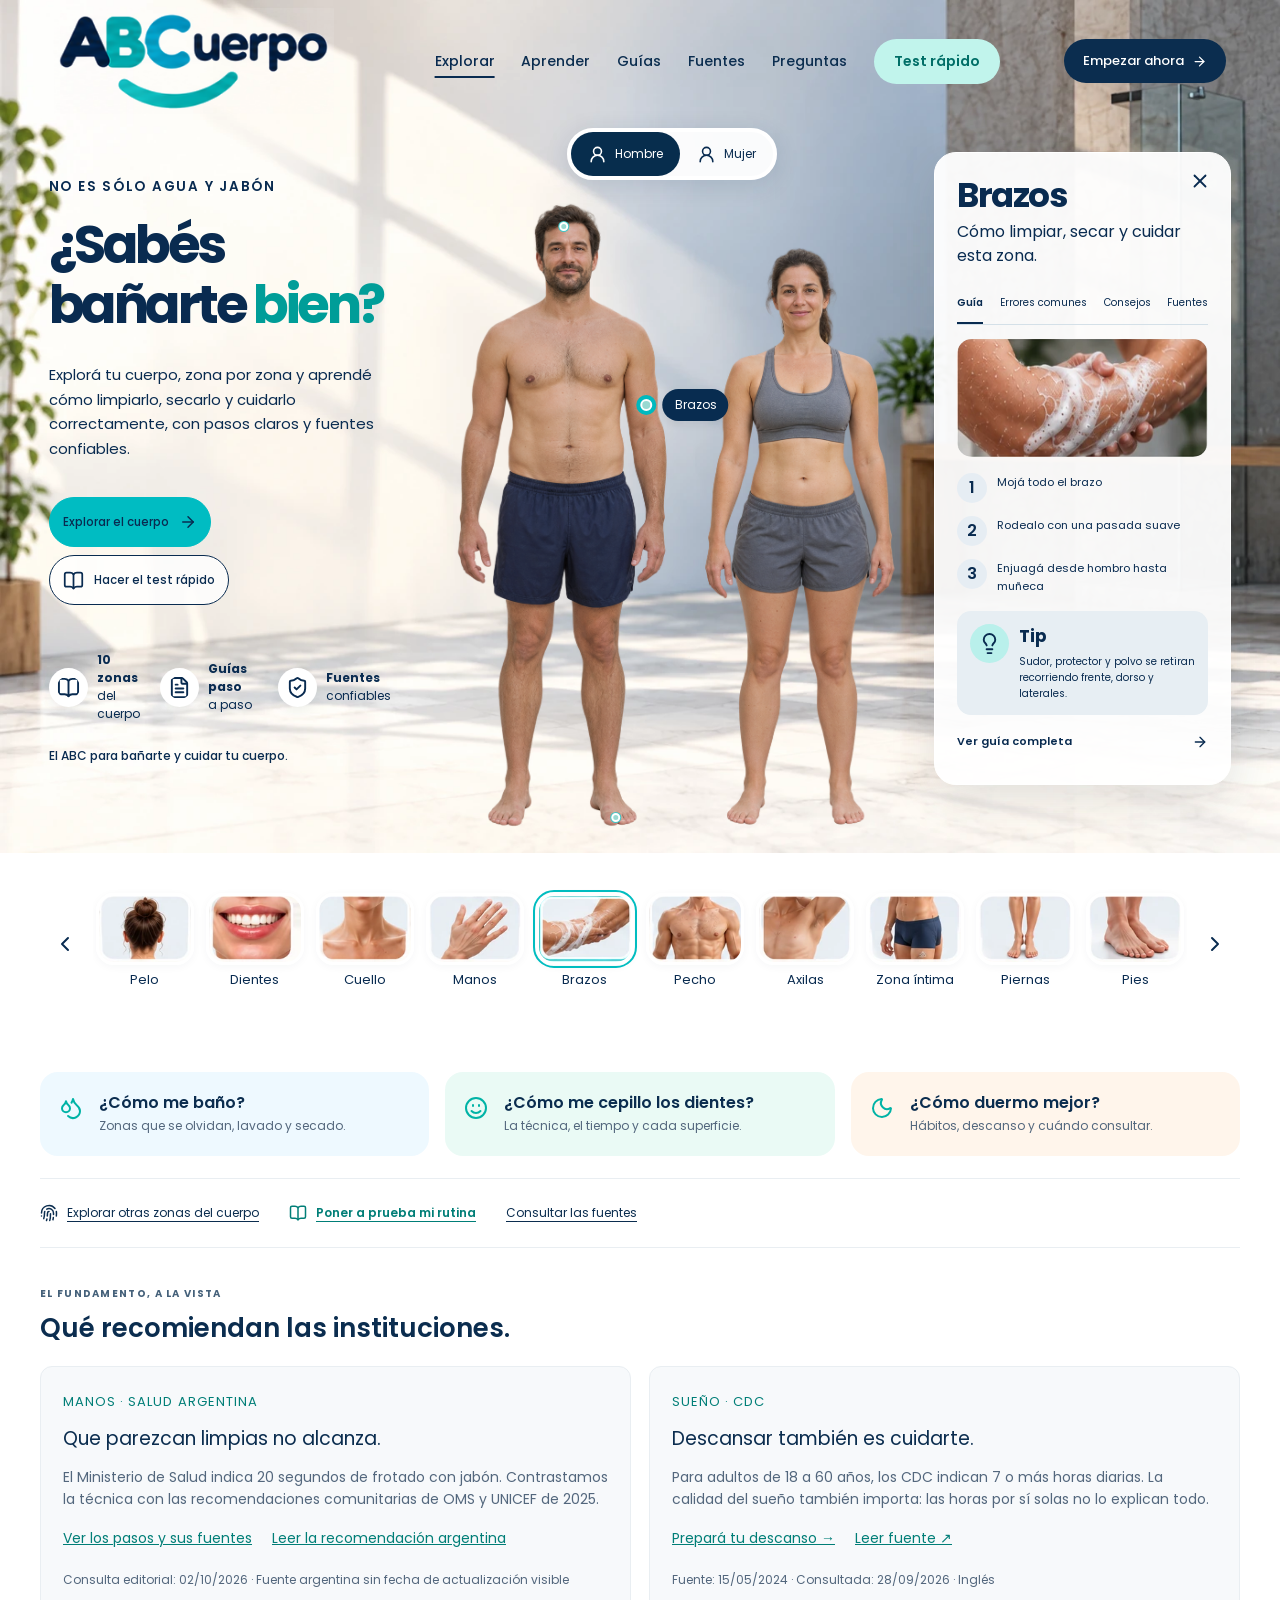
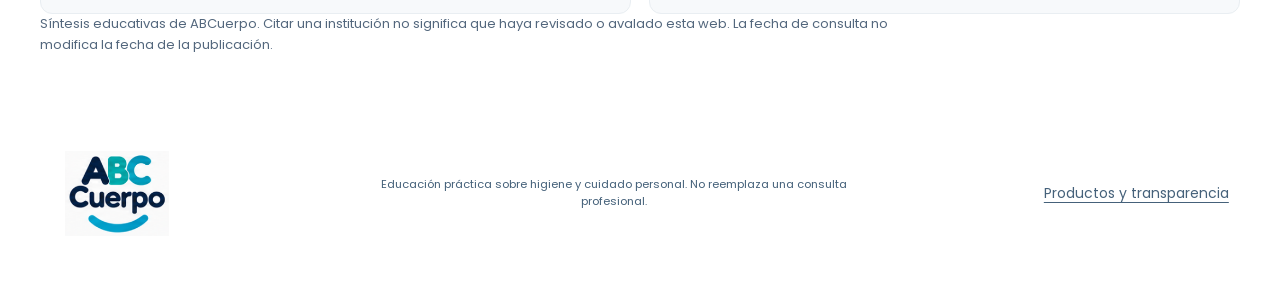
<file: index.html>
<!DOCTYPE html><html lang="es"><head><meta charSet="utf-8"/><meta name="viewport" content="width=device-width, initial-scale=1"/><link rel="stylesheet" href="/_next/static/css/index.DN5dARgW.css" data-rsc-css-href="/_next/static/css/index.DN5dARgW.css" data-precedence="vite-rsc/importer-resources"/><link rel="modulepreload" fetchPriority="low" href="/_next/static/chunks/index-vxsXoXGj.js"/><script src="/_next/static/chunks/rolldown-runtime-C60lm6uB.js" type="module" async=""></script><script src="/_next/static/chunks/framework-D_rUT4EX.js" type="module" async=""></script><link rel="modulepreload" href="/_next/static/chunks/layout-segment-context-B-GyjjyI.js" crossorigin=""/><link rel="modulepreload" href="/_next/static/chunks/page-qxgEBVP-.js" crossorigin=""/><link rel="modulepreload" href="/_next/static/chunks/demonstration-slot-BZBCIaZ1.js" crossorigin=""/><link rel="modulepreload" href="/_next/static/chunks/play-DFzAmRHS.js" crossorigin=""/><link rel="modulepreload" href="/_next/static/chunks/arrow-right-DaBKffwL.js" crossorigin=""/><link rel="modulepreload" href="/_next/static/chunks/rotate-ccw-B3SAtUeJ.js" crossorigin=""/><title>ABCuerpo — El ABC para bañarte y cuidar tu cuerpo</title><meta name="description" content="Explorá tu cuerpo y aprendé higiene personal con técnica, demostraciones y respuestas directas."/><meta name="robots" content="noindex, nofollow"/><meta property="og:title" content="ABCuerpo — El ABC para bañarte y cuidar tu cuerpo"/><meta property="og:description" content="Explorá tu cuerpo y aprendé higiene personal con técnica, demostraciones y respuestas directas."/><meta property="og:url" content="https://manual-del-cuerpo.nacho14-87.chatgpt.site"/><meta property="og:site_name" content="ABCuerpo"/><meta property="og:type" content="website"/><meta property="og:locale" content="es_AR"/><meta property="og:image" content="https://manual-del-cuerpo.nacho14-87.chatgpt.site/cover-video-poster.webp"/><meta property="og:image:width" content="1280"/><meta property="og:image:height" content="720"/><meta property="og:image:alt" content="Una persona enjuagándose las manos bajo el agua."/><meta name="twitter:card" content="summary_large_image"/><meta name="twitter:title" content="ABCuerpo — El ABC para bañarte y cuidar tu cuerpo"/><meta name="twitter:description" content="Explorá tu cuerpo y aprendé higiene personal con técnica, demostraciones y respuestas directas."/><meta name="twitter:image" content="https://manual-del-cuerpo.nacho14-87.chatgpt.site/cover-video-poster.webp"/><meta name="twitter:image:width" content="1280"/><meta name="twitter:image:height" content="720"/><meta name="twitter:image:alt" content="Una persona enjuagándose las manos bajo el agua."/><link rel="shortcut icon" href="/identity/logo-reduced.svg"/><link rel="icon" href="/identity/logo-reduced.svg"/><link rel="canonical" href="https://manual-del-cuerpo.nacho14-87.chatgpt.site"/><script>Object.assign(((self[Symbol.for("vinext.navigationRuntime")]??={bootstrap:{routeManifest:null},functions:{}}).bootstrap.rsc??={rsc:[]}),{params:{},nav:{"pathname":"/","searchParams":[]}})</script><link rel="modulepreload" href="/_next/static/chunks/index-vxsXoXGj.js" />
</head><body class="antialiased"><main class="section-site" data-screen="inicio"><header class="site-header"><a class="brand" href="#inicio" aria-label="ABCuerpo, inicio"><img class="abc-logo" src="/identity/logo-horizontal-transparent.svg" alt="ABCuerpo" width="337" height="128"/></a><nav id="main-navigation" class="nav" aria-label="Principal"><a href="#explorar">Explorar</a><a href="#datos-cuidados">Aprender</a><a href="#guias">Guías</a><a href="#fuentes">Fuentes</a><a href="#preguntas">Preguntas</a><a href="#test">Test rápido</a></nav><a class="header-cta" href="#modulos">Empezar ahora <svg xmlns="http://www.w3.org/2000/svg" width="15" height="15" viewBox="0 0 24 24" fill="none" stroke="currentColor" stroke-width="2" stroke-linecap="round" stroke-linejoin="round" class="lucide lucide-arrow-right" aria-hidden="true"><path d="M5 12h14"></path><path d="m12 5 7 7-7 7"></path></svg></a><button id="main-menu-toggle" aria-controls="main-navigation" class="menu-button" aria-expanded="false" aria-label="Abrir menú"><svg xmlns="http://www.w3.org/2000/svg" width="22" height="22" viewBox="0 0 24 24" fill="none" stroke="currentColor" stroke-width="2" stroke-linecap="round" stroke-linejoin="round" class="lucide lucide-menu" aria-hidden="true"><path d="M4 5h16"></path><path d="M4 12h16"></path><path d="M4 19h16"></path></svg></button></header><div id="inicio"><section class="hf" aria-label="Bienvenida a ABCuerpo"><div class="hf-grid"><div class="hf-copy"><p class="hf-eyebrow">NO ES SÓLO AGUA Y JABÓN</p><h1>¿Sabés<br/><span>bañarte <em>bien?</em></span></h1><p class="hf-intro">Explorá tu cuerpo, zona por zona y aprendé cómo limpiarlo, secarlo y cuidarlo correctamente, con pasos claros y fuentes confiables.</p><div class="hf-actions"><button>Explorar el cuerpo <svg xmlns="http://www.w3.org/2000/svg" width="18" height="18" viewBox="0 0 24 24" fill="none" stroke="currentColor" stroke-width="2" stroke-linecap="round" stroke-linejoin="round" class="lucide lucide-arrow-right" aria-hidden="true"><path d="M5 12h14"></path><path d="m12 5 7 7-7 7"></path></svg></button><a href="#test"><svg xmlns="http://www.w3.org/2000/svg" width="21" height="21" viewBox="0 0 24 24" fill="none" stroke="currentColor" stroke-width="2" stroke-linecap="round" stroke-linejoin="round" class="lucide lucide-book-open" aria-hidden="true"><path d="M12 5v16"></path><path d="M20.001 19A2 2 0 0022 17V5a2 2 0 00-1.999-2L16 3.002A5 5 0 0012 5a5 5 0 00-4-2H4a2 2 0 00-2 2v12a2 2 0 001.999 2H8a5 5 0 014 2 5 5 0 014-2z"></path></svg>Hacer el test rápido</a></div><div class="hf-benefits"><span><svg xmlns="http://www.w3.org/2000/svg" width="24" height="24" viewBox="0 0 24 24" fill="none" stroke="currentColor" stroke-width="2" stroke-linecap="round" stroke-linejoin="round" class="lucide lucide-book-open" aria-hidden="true"><path d="M12 5v16"></path><path d="M20.001 19A2 2 0 0022 17V5a2 2 0 00-1.999-2L16 3.002A5 5 0 0012 5a5 5 0 00-4-2H4a2 2 0 00-2 2v12a2 2 0 001.999 2H8a5 5 0 014 2 5 5 0 014-2z"></path></svg><span><b>10 zonas</b>del cuerpo</span></span><span><svg xmlns="http://www.w3.org/2000/svg" width="24" height="24" viewBox="0 0 24 24" fill="none" stroke="currentColor" stroke-width="2" stroke-linecap="round" stroke-linejoin="round" class="lucide lucide-file-text" aria-hidden="true"><path d="M6 22a2 2 0 0 1-2-2V4a2 2 0 0 1 2-2h8a2.4 2.4 0 0 1 1.704.706l3.588 3.588A2.4 2.4 0 0 1 20 8v12a2 2 0 0 1-2 2z"></path><path d="M14 2v5a1 1 0 0 0 1 1h5"></path><path d="M10 9H8"></path><path d="M16 13H8"></path><path d="M16 17H8"></path></svg><span><b>Guías paso</b>a paso</span></span><span><svg xmlns="http://www.w3.org/2000/svg" width="24" height="24" viewBox="0 0 24 24" fill="none" stroke="currentColor" stroke-width="2" stroke-linecap="round" stroke-linejoin="round" class="lucide lucide-shield-check" aria-hidden="true"><path d="M20 13c0 5-3.5 7.5-7.66 8.95a1 1 0 0 1-.67-.01C7.5 20.5 4 18 4 13V6a1 1 0 0 1 1-1c2 0 4.5-1.2 6.24-2.72a1.17 1.17 0 0 1 1.52 0C14.51 3.81 17 5 19 5a1 1 0 0 1 1 1z"></path><path d="m9 12 2 2 4-4"></path></svg><span><b>Fuentes</b>confiables</span></span></div><p class="hf-claim">El ABC para bañarte y cuidar tu cuerpo.</p></div><div class="hf-explorer" id="home-cuerpo"><div class="hf-person" role="group" aria-label="Cuerpo a explorar"><button id="home-person-man" aria-pressed="true"><svg xmlns="http://www.w3.org/2000/svg" width="19" height="19" viewBox="0 0 24 24" fill="none" stroke="currentColor" stroke-width="2" stroke-linecap="round" stroke-linejoin="round" class="lucide lucide-user-round" aria-hidden="true"><circle cx="12" cy="8" r="5"></circle><path d="M20 21a8 8 0 0 0-16 0"></path></svg>Hombre</button><button aria-pressed="false"><svg xmlns="http://www.w3.org/2000/svg" width="19" height="19" viewBox="0 0 24 24" fill="none" stroke="currentColor" stroke-width="2" stroke-linecap="round" stroke-linejoin="round" class="lucide lucide-user-round" aria-hidden="true"><circle cx="12" cy="8" r="5"></circle><path d="M20 21a8 8 0 0 0-16 0"></path></svg>Mujer</button></div><div class="hf-body-window"><div class="hf-figures hf-couple-frame" data-person="man"><img width="1127" height="1396" decoding="async" class="hf-couple-final" src="/identity/home/couple-approved.png" alt="Hombre y mujer de ABCuerpo. Elegí una zona para conocer sus cuidados."/><button data-zone="pelo" data-always="true" style="left:29%;top:5%" class="hf-hotspot " aria-label="Explorar Pelo" aria-pressed="false"><i></i><span>Pelo</span></button><button data-zone="boca" data-always="false" style="left:30%;top:12%" class="hf-hotspot " aria-label="Explorar Dientes" aria-pressed="false"><i></i><span>Dientes</span></button><button data-zone="cuello" data-always="false" style="left:30%;top:17%" class="hf-hotspot " aria-label="Explorar Cuello" aria-pressed="false"><i></i><span>Cuello</span></button><button data-zone="manos" data-always="false" style="left:12%;top:57%" class="hf-hotspot " aria-label="Explorar Manos" aria-pressed="false"><i></i><span>Manos</span></button><button data-zone="brazos" data-always="true" style="left:45%;top:33%" class="hf-hotspot " aria-label="Explorar Brazos" aria-pressed="true"><i></i><span>Brazos</span></button><button data-zone="pecho-pliegues" data-always="false" style="left:23%;top:28%" class="hf-hotspot " aria-label="Explorar Pecho" aria-pressed="false"><i></i><span>Pecho</span></button><button data-zone="axilas" data-always="false" style="left:41%;top:29%" class="hf-hotspot " aria-label="Explorar Axilas" aria-pressed="false"><i></i><span>Axilas</span></button><button data-zone="intima" data-always="false" style="left:30%;top:53%" class="hf-hotspot " aria-label="Explorar Zona íntima" aria-pressed="false"><i></i><span>Zona íntima</span></button><button data-zone="pantorrillas" data-always="false" style="left:22%;top:81%" class="hf-hotspot " aria-label="Explorar Piernas" aria-pressed="false"><i></i><span>Piernas</span></button><button data-zone="pies" data-always="true" style="left:39%;top:97.5%" class="hf-hotspot " aria-label="Explorar Pies" aria-pressed="false"><i></i><span>Pies</span></button></div></div></div><aside class="hf-card " aria-label="Cuidado de Brazos"><button class="hf-close" aria-label="Cerrar ficha"><svg xmlns="http://www.w3.org/2000/svg" width="22" height="22" viewBox="0 0 24 24" fill="none" stroke="currentColor" stroke-width="2" stroke-linecap="round" stroke-linejoin="round" class="lucide lucide-x" aria-hidden="true"><path d="M18 6 6 18"></path><path d="m6 6 12 12"></path></svg></button><h2>Brazos</h2><p class="hf-subtitle">Cómo limpiar, secar y cuidar esta zona.</p><div class="hf-tabs" role="tablist" aria-label="Información de la zona"><button role="tab" id="hf-tab-0" aria-controls="hf-panel" aria-selected="true" tabindex="0">Guía</button><button role="tab" id="hf-tab-1" aria-controls="hf-panel" aria-selected="false" tabindex="-1">Errores comunes</button><button role="tab" id="hf-tab-2" aria-controls="hf-panel" aria-selected="false" tabindex="-1">Consejos</button><button role="tab" id="hf-tab-3" aria-controls="hf-panel" aria-selected="false" tabindex="-1">Fuentes</button></div><div id="hf-panel" role="tabpanel" aria-labelledby="hf-tab-0" tabindex="0" class="hf-panel"><div class="hf-guide-image hf-guide-brazos" role="img" aria-label="Referencia visual de Brazos"></div><ol><li><span>Mojá todo el brazo</span></li><li><span>Rodealo con una pasada suave</span></li><li><span>Enjuagá desde hombro hasta muñeca</span></li></ol><div class="hf-tip"><svg xmlns="http://www.w3.org/2000/svg" width="23" height="23" viewBox="0 0 24 24" fill="none" stroke="currentColor" stroke-width="2" stroke-linecap="round" stroke-linejoin="round" class="lucide lucide-lightbulb" aria-hidden="true"><path d="M15 14c.2-1 .7-1.7 1.5-2.5 1-.9 1.5-2.2 1.5-3.5A6 6 0 0 0 6 8c0 1 .2 2.2 1.5 3.5.7.7 1.3 1.5 1.5 2.5"></path><path d="M9 18h6"></path><path d="M10 22h4"></path></svg><div><strong>Tip</strong><p>Sudor, protector y polvo se retiran recorriendo frente, dorso y laterales.</p></div></div></div><a class="hf-full-guide" href="#zona-brazos">Ver guía completa <svg xmlns="http://www.w3.org/2000/svg" width="16" height="16" viewBox="0 0 24 24" fill="none" stroke="currentColor" stroke-width="2" stroke-linecap="round" stroke-linejoin="round" class="lucide lucide-arrow-right" aria-hidden="true"><path d="M5 12h14"></path><path d="m12 5 7 7-7 7"></path></svg></a></aside></div><nav class="hf-carousel" aria-label="Zonas del cuerpo"><button aria-label="Zonas anteriores"><svg xmlns="http://www.w3.org/2000/svg" width="24" height="24" viewBox="0 0 24 24" fill="none" stroke="currentColor" stroke-width="2" stroke-linecap="round" stroke-linejoin="round" class="lucide lucide-chevron-left" aria-hidden="true"><path d="m15 18-6-6 6-6"></path></svg></button><div class="hf-zone-track"><button aria-pressed="false"><span class="hf-zone-art" style="background-position:4.545454545454546% 91.39784946236558%"></span><span>Pelo</span></button><button aria-pressed="false"><span class="hf-zone-art" style="background-position:14.559659090909092% 91.39784946236558%"></span><span>Dientes</span></button><button aria-pressed="false"><span class="hf-zone-art" style="background-position:24.076704545454543% 91.39784946236558%"></span><span>Cuello</span></button><button aria-pressed="false"><span class="hf-zone-art" style="background-position:34.090909090909086% 91.39784946236558%"></span><span>Manos</span></button><button aria-pressed="true"><span class="hf-zone-art" style="background-position:44.247159090909086% 91.39784946236558%"></span><span>Brazos</span></button><button aria-pressed="false"><span class="hf-zone-art" style="background-position:54.40340909090909% 91.39784946236558%"></span><span>Pecho</span></button><button aria-pressed="false"><span class="hf-zone-art" style="background-position:64.77272727272727% 91.39784946236558%"></span><span>Axilas</span></button><button aria-pressed="false"><span class="hf-zone-art" style="background-position:75% 91.39784946236558%"></span><span>Zona íntima</span></button><button aria-pressed="false"><span class="hf-zone-art" style="background-position:85.15625% 91.39784946236558%"></span><span>Piernas</span></button><button aria-pressed="false"><span class="hf-zone-art" style="background-position:95.45454545454545% 91.39784946236558%"></span><span>Pies</span></button></div><button aria-label="Zonas siguientes"><svg xmlns="http://www.w3.org/2000/svg" width="24" height="24" viewBox="0 0 24 24" fill="none" stroke="currentColor" stroke-width="2" stroke-linecap="round" stroke-linejoin="round" class="lucide lucide-chevron-right" aria-hidden="true"><path d="m9 18 6-6-6-6"></path></svg></button></nav></section><section class="front-door home-following" aria-label="Seguí aprendiendo con ABCuerpo"><nav class="care-questions" aria-label="Elegí qué querés aprender"><a href="#ducha-guiada"><svg xmlns="http://www.w3.org/2000/svg" width="24" height="24" viewBox="0 0 24 24" fill="none" stroke="currentColor" stroke-width="2" stroke-linecap="round" stroke-linejoin="round" class="lucide lucide-droplets" aria-hidden="true"><path d="M7 16.3c2.2 0 4-1.83 4-4.05 0-1.16-.57-2.26-1.71-3.19S7.29 6.75 7 5.3c-.29 1.45-1.14 2.84-2.29 3.76S3 11.1 3 12.25c0 2.22 1.8 4.05 4 4.05z"></path><path d="M12.56 6.6A10.97 10.97 0 0 0 14 3.02c.5 2.5 2 4.9 4 6.5s3 3.5 3 5.5a6.98 6.98 0 0 1-11.91 4.97"></path></svg><span><strong>¿Cómo me baño?</strong><small>Zonas que se olvidan, lavado y secado.</small></span></a><a href="#dientes-guia"><svg xmlns="http://www.w3.org/2000/svg" width="24" height="24" viewBox="0 0 24 24" fill="none" stroke="currentColor" stroke-width="2" stroke-linecap="round" stroke-linejoin="round" class="lucide lucide-face-slightly-smiling" aria-hidden="true"><path d="M15 10V9"></path><path d="M16.472 15a6 6 0 01-8.943 0"></path><path d="M9 10V9"></path><circle cx="12" cy="12" r="10"></circle></svg><span><strong>¿Cómo me cepillo los dientes?</strong><small>La técnica, el tiempo y cada superficie.</small></span></a><a href="#sueno-guia"><svg xmlns="http://www.w3.org/2000/svg" width="24" height="24" viewBox="0 0 24 24" fill="none" stroke="currentColor" stroke-width="2" stroke-linecap="round" stroke-linejoin="round" class="lucide lucide-moon" aria-hidden="true"><path d="M20.985 12.486a9 9 0 1 1-9.473-9.472c.405-.022.617.46.402.803a6 6 0 0 0 8.268 8.268c.344-.215.825-.004.803.401"></path></svg><span><strong>¿Cómo duermo mejor?</strong><small>Hábitos, descanso y cuándo consultar.</small></span></a></nav><nav class="entry-secondary" aria-label="Otras formas de descubrir"><a href="#explorar"><svg xmlns="http://www.w3.org/2000/svg" width="24" height="24" viewBox="0 0 24 24" fill="none" stroke="currentColor" stroke-width="2" stroke-linecap="round" stroke-linejoin="round" class="lucide lucide-fingerprint-pattern" aria-hidden="true"><path d="M12 10a2 2 0 0 0-2 2c0 1.02-.1 2.51-.26 4"></path><path d="M14 13.12c0 2.38 0 6.38-1 8.88"></path><path d="M17.29 21.02c.12-.6.43-2.3.5-3.02"></path><path d="M2 12a10 10 0 0 1 18-6"></path><path d="M2 16h.01"></path><path d="M21.8 16c.2-2 .131-5.354 0-6"></path><path d="M5 19.5C5.5 18 6 15 6 12a6 6 0 0 1 .34-2"></path><path d="M8.65 22c.21-.66.45-1.32.57-2"></path><path d="M9 6.8a6 6 0 0 1 9 5.2v2"></path></svg>Explorar otras zonas del cuerpo</a><a href="#test"><svg xmlns="http://www.w3.org/2000/svg" width="24" height="24" viewBox="0 0 24 24" fill="none" stroke="currentColor" stroke-width="2" stroke-linecap="round" stroke-linejoin="round" class="lucide lucide-book-open" aria-hidden="true"><path d="M12 5v16"></path><path d="M20.001 19A2 2 0 0022 17V5a2 2 0 00-1.999-2L16 3.002A5 5 0 0012 5a5 5 0 00-4-2H4a2 2 0 00-2 2v12a2 2 0 001.999 2H8a5 5 0 014 2 5 5 0 014-2z"></path></svg>Poner a prueba mi rutina</a><a href="#fuentes">Consultar las fuentes</a></nav><section class="institution-sources compact" aria-label="Recomendaciones con fuente"><div class="sources-heading"><div><span class="eyebrow">EL FUNDAMENTO, A LA VISTA</span><h2>Qué recomiendan las instituciones.</h2></div></div><div class="institution-grid"><article><span class="institution-topic">MANOS · SALUD ARGENTINA</span><h3>Que parezcan limpias no alcanza.</h3><p>El Ministerio de Salud indica 20 segundos de frotado con jabón. Contrastamos la técnica con las recomendaciones comunitarias de OMS y UNICEF de 2025.</p><div class="institution-links"><a href="#manos-guia">Ver los pasos y sus fuentes</a><a href="https://www.argentina.gob.ar/salud/verano/lavadodemanos" target="_blank" rel="noreferrer">Leer la recomendación argentina</a></div><small>Consulta editorial: 02/10/2026 · Fuente argentina sin fecha de actualización visible</small></article><article><span class="institution-topic">SUEÑO · CDC</span><h3>Descansar también es cuidarte.</h3><p>Para adultos de 18 a 60 años, los CDC indican 7 o más horas diarias. La calidad del sueño también importa: las horas por sí solas no lo explican todo.</p><div class="institution-links"><a href="#sueno-guia">Prepará tu descanso →</a><a href="https://www.cdc.gov/sleep/about/index.html" target="_blank" rel="noreferrer">Leer fuente ↗</a></div><small>Fuente: 15/05/2024 · Consultada: 28/09/2026 · Inglés</small></article></div><p class="source-honesty">Síntesis educativas de ABCuerpo. Citar una institución no significa que haya revisado o avalado esta web. La fecha de consulta no modifica la fecha de la publicación.</p></section></section></div><div class="screen-content" hidden=""><section class="institution-sources " aria-label="Recomendaciones con fuente"><div class="sources-heading"><div><span class="eyebrow">EL FUNDAMENTO, A LA VISTA</span><h2>Qué recomiendan las instituciones.</h2></div><a href="#inicio">← Volver al inicio</a></div><div class="institution-grid"><article><span class="institution-topic">MANOS · SALUD ARGENTINA</span><h3>Que parezcan limpias no alcanza.</h3><p>El Ministerio de Salud indica 20 segundos de frotado con jabón. Contrastamos la técnica con las recomendaciones comunitarias de OMS y UNICEF de 2025.</p><div class="institution-links"><a href="#manos-guia">Ver los pasos y sus fuentes</a><a href="https://www.argentina.gob.ar/salud/verano/lavadodemanos" target="_blank" rel="noreferrer">Leer la recomendación argentina</a></div><small>Consulta editorial: 02/10/2026 · Fuente argentina sin fecha de actualización visible</small></article><article><span class="institution-topic">SUEÑO · CDC</span><h3>Descansar también es cuidarte.</h3><p>Para adultos de 18 a 60 años, los CDC indican 7 o más horas diarias. La calidad del sueño también importa: las horas por sí solas no lo explican todo.</p><div class="institution-links"><a href="#sueno-guia">Prepará tu descanso →</a><a href="https://www.cdc.gov/sleep/about/index.html" target="_blank" rel="noreferrer">Leer fuente ↗</a></div><small>Fuente: 15/05/2024 · Consultada: 28/09/2026 · Inglés</small></article></div><p class="source-honesty">Síntesis educativas de ABCuerpo. Citar una institución no significa que haya revisado o avalado esta web. La fecha de consulta no modifica la fecha de la publicación.</p><div class="more-evidence"><h3>Más cuidados con su fundamento</h3><a href="#unas-guia">Uñas · Corte de manos y pies</a><a href="#dientes-guia">Dientes · Asociación Dental Estadounidense →</a><a href="#oidos-guia">Oídos · Academia Estadounidense de Otorrinolaringología →</a><a href="#pies-guia">Pies · Academia Estadounidense de Dermatología →</a><a href="#zona-cara-nariz">Cara y cuello · Salud Argentina y AAD →</a><a href="#zona-brazos">Brazos y codos · Salud Argentina y AAD →</a><a href="#zona-pantorrillas">Piernas · Salud Argentina, AAD y NHS →</a><a href="#zona-hombros-espalda-alta">Espalda · Cuidados y adaptación del alcance →</a><a href="#zona-vulva">Higiene genital externa · Fuentes y alcance →</a><a href="#zona-gluteos">Glúteos y pliegue externo · Salud Argentina y NHS →</a><p>Encontrá la recomendación, su alcance y el enlace original dentro de cada guía. Revisión profesional de ABCuerpo pendiente.</p></div></section></div><section class="hero" id="explorar" hidden=""><div class="hero-copy"><span class="eyebrow"><span class="live-dot"></span> Tu cuerpo, bien explicado</span><h1>Tu cuerpo.<br/>Sin dudas.<br/>Sin vergüenza.</h1><p class="hero-lead">Hay cuidados que repetimos sin que nadie nos haya mostrado cómo. Descubrí qué cambia cuando los hacés bien, con datos, pasos claros y una zona a la vez.</p><div class="hero-actions"><a class="button primary" href="#datos-cuidados"><svg xmlns="http://www.w3.org/2000/svg" width="17" height="17" viewBox="0 0 24 24" fill="none" stroke="currentColor" stroke-width="2" stroke-linecap="round" stroke-linejoin="round" class="lucide lucide-droplets" aria-hidden="true"><path d="M7 16.3c2.2 0 4-1.83 4-4.05 0-1.16-.57-2.26-1.71-3.19S7.29 6.75 7 5.3c-.29 1.45-1.14 2.84-2.29 3.76S3 11.1 3 12.25c0 2.22 1.8 4.05 4 4.05z"></path><path d="M12.56 6.6A10.97 10.97 0 0 0 14 3.02c.5 2.5 2 4.9 4 6.5s3 3.5 3 5.5a6.98 6.98 0 0 1-11.91 4.97"></path></svg> Descubrí un cuidado</a><a class="button ghost" href="#explorar">Explorá el cuerpo <svg xmlns="http://www.w3.org/2000/svg" width="17" height="17" viewBox="0 0 24 24" fill="none" stroke="currentColor" stroke-width="2" stroke-linecap="round" stroke-linejoin="round" class="lucide lucide-arrow-down" aria-hidden="true"><path d="M12 5v14"></path><path d="m19 12-7 7-7-7"></path></svg></a><a class="hero-test-link" href="#test">¿Conocés la técnica? Probá el test →</a></div><div class="proof-strip"><div><b>27</b><span>zonas y rutinas activas</span></div><div><b>06</b><span>familias para recorrer</span></div><div><b>0%</b><span>vergüenza para preguntar</span></div></div></div><div class="body-stage explorer-3d-stage mobile-map-open" id="explorer-model" aria-label="Explorador visual del cuerpo"></div><aside class="discovery-card" aria-live="polite"><div class="discovery-top"><span>ELEGÍ UNA ZONA Y DESCUBRÍ</span><span class="time"><svg xmlns="http://www.w3.org/2000/svg" width="14" height="14" viewBox="0 0 24 24" fill="none" stroke="currentColor" stroke-width="2" stroke-linecap="round" stroke-linejoin="round" class="lucide lucide-clock3 lucide-clock-3" aria-hidden="true"><circle cx="12" cy="12" r="10"></circle><path d="M12 6v6h4"></path></svg> <!-- -->Guía por pasos</span></div><p class="zone-kicker">El shampoo va en la raíz</p><h2>¿Lavás el cuero cabelludo o frotás todo el largo?</h2><p>La frecuencia depende de grasa, textura, actividad y productos; no de ser hombre o mujer.</p><div class="risk-callout"><span>LO QUE PODÉS EVITAR</span><h3>Acumulación que irrita.</h3><p>La acumulación de grasa, sudor y productos puede dejar olor, picazón, escamas o irritación.</p></div><div class="reveal-list"><span><svg xmlns="http://www.w3.org/2000/svg" width="15" height="15" viewBox="0 0 24 24" fill="none" stroke="currentColor" stroke-width="2" stroke-linecap="round" stroke-linejoin="round" class="lucide lucide-check" aria-hidden="true"><path d="M20 6 9 17l-5-5"></path></svg> Paso a paso</span><span><svg xmlns="http://www.w3.org/2000/svg" width="15" height="15" viewBox="0 0 24 24" fill="none" stroke="currentColor" stroke-width="2" stroke-linecap="round" stroke-linejoin="round" class="lucide lucide-check" aria-hidden="true"><path d="M20 6 9 17l-5-5"></path></svg> Cuidados</span><span><svg xmlns="http://www.w3.org/2000/svg" width="15" height="15" viewBox="0 0 24 24" fill="none" stroke="currentColor" stroke-width="2" stroke-linecap="round" stroke-linejoin="round" class="lucide lucide-check" aria-hidden="true"><path d="M20 6 9 17l-5-5"></path></svg> Error típico</span></div><a class="discovery-button" href="#zona-pelo">Ver paso a paso: <!-- -->Pelo y cuero cabelludo</a><div class="zone-shortcuts" aria-label="Cambiar zona de la ficha"><button aria-pressed="true">Pelo y cuero cabelludo</button><button aria-pressed="false">Cara y nariz</button><button aria-pressed="false">Oídos</button><button aria-pressed="false">Cuello y nuca</button><button aria-pressed="false">Boca y dientes</button></div></aside><div class="zone-dock" aria-label="Índice completo de zonas"><div class="mobile-zone-picker"><label>Parte del cuerpo<select><option value="cabeza" selected="">Cabeza</option><option value="tronco">Tronco</option><option value="brazos">Brazos</option><option value="piernas">Piernas</option><option value="intimo">Íntimo</option><option value="rutinas">Rutinas</option></select></label><label>Zona para explorar<select><option value="pelo" selected="">Pelo y cuero cabelludo</option><option value="cara-nariz">Cara y nariz</option><option value="orejas">Oídos</option><option value="cuello">Cuello y nuca</option><option value="boca">Boca y dientes</option></select></label><a href="#zona-pelo">Ver paso a paso: <!-- -->Pelo y cuero cabelludo</a><button class="mobile-map-toggle" aria-expanded="true" aria-controls="explorer-model">Ocultar mapa corporal</button></div><div class="zone-groups" role="group" aria-label="Familias del cuerpo"><button aria-pressed="true" class="active"><span>Cabeza</span><small>5</small></button><button aria-pressed="false" class=""><span>Tronco</span><small>6</small></button><button aria-pressed="false" class=""><span>Brazos</span><small>5</small></button><button aria-pressed="false" class=""><span>Piernas</span><small>6</small></button><button aria-pressed="false" class=""><span>Íntimo</span><small>2</small></button><button aria-pressed="false" class=""><span>Rutinas</span><small>3</small></button></div><div class="zone-choices"><p>Pelo, cara, nariz, oídos, cuello y boca</p><div><button aria-pressed="true" class="active">Pelo y cuero cabelludo<svg xmlns="http://www.w3.org/2000/svg" width="14" height="14" viewBox="0 0 24 24" fill="none" stroke="currentColor" stroke-width="2" stroke-linecap="round" stroke-linejoin="round" class="lucide lucide-chevron-right" aria-hidden="true"><path d="m9 18 6-6-6-6"></path></svg></button><button aria-pressed="false" class="">Cara y nariz<svg xmlns="http://www.w3.org/2000/svg" width="14" height="14" viewBox="0 0 24 24" fill="none" stroke="currentColor" stroke-width="2" stroke-linecap="round" stroke-linejoin="round" class="lucide lucide-chevron-right" aria-hidden="true"><path d="m9 18 6-6-6-6"></path></svg></button><button aria-pressed="false" class="">Oídos<svg xmlns="http://www.w3.org/2000/svg" width="14" height="14" viewBox="0 0 24 24" fill="none" stroke="currentColor" stroke-width="2" stroke-linecap="round" stroke-linejoin="round" class="lucide lucide-chevron-right" aria-hidden="true"><path d="m9 18 6-6-6-6"></path></svg></button><button aria-pressed="false" class="">Cuello y nuca<svg xmlns="http://www.w3.org/2000/svg" width="14" height="14" viewBox="0 0 24 24" fill="none" stroke="currentColor" stroke-width="2" stroke-linecap="round" stroke-linejoin="round" class="lucide lucide-chevron-right" aria-hidden="true"><path d="m9 18 6-6-6-6"></path></svg></button><button aria-pressed="false" class="">Boca y dientes<svg xmlns="http://www.w3.org/2000/svg" width="14" height="14" viewBox="0 0 24 24" fill="none" stroke="currentColor" stroke-width="2" stroke-linecap="round" stroke-linejoin="round" class="lucide lucide-chevron-right" aria-hidden="true"><path d="m9 18 6-6-6-6"></path></svg></button></div></div></div></section><div hidden="" class="screen-content"><section class="care-insights" id="datos-cuidados"><div class="care-heading"><div><span class="eyebrow">Entendé por qué · aprendé cómo</span><h2>Pequeños cuidados.<br/>Razones concretas.</h2></div><p>No necesitás admitir que lo hacías mal. Elegí una zona y descubrí un detalle que podés mejorar hoy.</p></div><nav class="care-selector" aria-label="Elegir guía de cuidado"><button aria-pressed="true">Manos</button><button aria-pressed="false">Dientes</button><button aria-pressed="false">Pies</button><button aria-pressed="false">Oídos</button></nav><div class="care-grid" aria-live="polite"><article class="care-evidence"><span class="care-category">DATO CON CONTEXTO</span><strong class="care-metric">23–40%</strong><h3>menos personas con diarrea</h3><p class="care-context">Reducción informada por CDC para intervenciones comunitarias de educación sobre lavado de manos. No es tu probabilidad individual ni el efecto de un solo lavado.</p><div class="care-outcomes"><p><b>Si se descuida</b>Los microorganismos pueden pasar de las manos a la comida, la cara y otras personas.</p><p><b>Qué aporta cuidarlo</b>Lavar con jabón ayuda a interrumpir esa transmisión. CDC también informa una reducción de 16–21% en enfermedades respiratorias en la población general con educación sobre lavado de manos.</p></div><a href="https://www.cdc.gov/clean-hands/data-research/facts-stats/index.html" target="_blank" rel="noreferrer">CDC · evidencia sobre lavado de manos · 2024<!-- --> ↗</a><small>Fuentes consultadas: 24/09/2026.</small></article><article class="care-technique"><span class="care-category">LA TÉCNICA · <!-- -->MANOS</span><h3>El cuidado también llega a quienes tocás.</h3><nav class="care-steps" aria-label="Pasos: Manos"><button aria-label="Paso 1" aria-current="step">1</button><button aria-label="Paso 2">2</button><button aria-label="Paso 3">3</button><button aria-label="Paso 4">4</button></nav><div class="care-step"><small>PASO <!-- -->1<!-- --> DE <!-- -->4</small><p>Mojá las manos con agua corriente y aplicá jabón.</p></div><div class="care-controls"><button disabled="">Anterior</button><button>Siguiente paso<!-- --> →</button></div><div class="care-product"><b>Con qué</b><p>Agua y jabón común. Lo importante es cubrir toda la mano.</p></div><p class="care-note">Recordalo antes de preparar o comer alimentos y después de ir al baño. El tiempo indicado es de fricción, no de todo el recorrido.</p><a href="https://www.cdc.gov/clean-hands/about/index.html" target="_blank" rel="noreferrer">CDC · cómo lavarse<!-- --> ↗</a></article></div></section></div><div hidden="" class="screen-content"><a class="section-back" href="#guias">← Todas las guías</a><nav class="module-tabs" id="modulos" aria-label="Módulos principales"><button class="active" aria-pressed="true"><small>01</small><span>Ducha completa</span></button><button class="" aria-pressed="false"><small>02</small><span>Pelo y cuero cabelludo</span></button><button class="" aria-pressed="false"><small>03</small><span>Cara, boca y oídos</span></button><button class="" aria-pressed="false"><small>04</small><span>Torso, espalda y brazos</span></button></nav><section class="guided-shower" id="ducha-guiada"><div class="guided-intro"><div><span class="eyebrow"><span class="live-dot"></span> Módulo 01 · Abierto</span><h2>Tu ducha completa,<br/>sin adivinar.</h2><p>Ocho pasos cortos, decisiones simples y un recorrido que llega de la cabeza a los pies. Tocá cada etapa y usala dentro del baño.</p></div><div class="guided-context" aria-label="Personalizar la guía"><div class="context-group"><small>HOY VENGO DE</small><div class="choice-pills"><button class="active">Día normal</button><button class="">Deporte</button><button class="">Playa o pileta</button></div></div><div class="context-group"><small>MI PIEL ES</small><div class="choice-pills"><button class="active">Normal</button><button class="">Seca</button><button class="">Sensible</button></div></div></div></div><aside class="expert-note shower-tips" aria-label="Tiempo y temperatura de la ducha"><span class="eyebrow">ANTES DE ABRIR LA CANILLA</span><h3>Menos calor. Más cuidado.</h3><div class="hand-evidence-grid"><article><h4>Agua tibia</h4><p>Para piel seca, dermatología recomienda agua tibia en lugar de caliente. Las fuentes citadas no fijan una temperatura única en grados para todas las personas.</p></article><article><h4>5–10 minutos · Piel seca</h4><p>Es la duración que recomienda la Academia Estadounidense de Dermatología para ayudar a aliviar la sequedad. No es un tiempo obligatorio para todos ni una garantía de limpieza.</p></article><article><h4>Secá sin frotar fuerte</h4><p>Secá a toques. Si tu piel está seca, aplicá una hidratante sin perfume al salir, con la piel aún ligeramente húmeda. Secá bien los pliegues y entre los dedos.</p></article></div><details><summary>De dónde salen estos consejos</summary><p><strong>Argentina:</strong> el Ministerio de Salud, en su material para personas adultas y mayores, indica agua a temperatura agradable y secado cuidadoso de pliegues y espacios entre dedos.</p><a href="https://www.argentina.gob.ar/salud/personas-adultas-y-mayores/cuidados-generales" target="_blank" rel="noreferrer">Leer la fuente pública argentina</a><p><strong>Contraste internacional:</strong> la academia dermatológica estadounidense aporta la duración de 5–10 minutos y los cuidados específicos para piel seca. Es una recomendación con ese alcance, no una regla universal.</p><a href="https://www.aad.org/public/everyday-care/skin-care-basics/dry/dermatologists-tips-relieve-dry-skin" target="_blank" rel="noreferrer">Leer la recomendación sobre piel seca · Inglés</a><small>Consulta editorial: 02/10/2026. Síntesis educativa; no implica aval de las instituciones. Si la sequedad persiste o los productos arden, consultá con dermatología.</small></details></aside><div class="guided-shell"><figure class="guided-visual"><img src="/modulo-ducha-piernas.webp" width="1122" height="1402" loading="lazy" decoding="async" alt="Manos lavando suavemente una pantorrilla, un tobillo y un pie bajo el agua"/><figcaption><span>ZONA QUE MÁS SE SALTEA</span><h3>Que caiga agua no es lo mismo que lavar.</h3><p>Una pasada real por pantorrilla, tobillo, talón y dedos cambia el recorrido.</p></figcaption></figure><div class="guided-controller" aria-live="polite"><div class="guided-progress-head"><span>PASO <!-- -->1<!-- --> DE <!-- -->8</span><span><svg xmlns="http://www.w3.org/2000/svg" width="15" height="15" viewBox="0 0 24 24" fill="none" stroke="currentColor" stroke-width="2" stroke-linecap="round" stroke-linejoin="round" class="lucide lucide-clock3 lucide-clock-3" aria-hidden="true"><circle cx="12" cy="12" r="10"></circle><path d="M12 6v6h4"></path></svg> <!-- -->A tu ritmo</span></div><div class="guided-progress" aria-hidden="true"><span style="width:12.5%"></span></div><div class="step-rail" aria-label="Pasos de la ducha"><button class="active" aria-current="step" aria-label="Paso 1: Preparar"><b>01</b><span>Preparar</span></button><button class="" aria-label="Paso 2: Agua"><b>02</b><span>Agua</span></button><button class="" aria-label="Paso 3: Pelo"><b>03</b><span>Pelo</span></button><button class="" aria-label="Paso 4: Cabeza"><b>04</b><span>Cabeza</span></button><button class="" aria-label="Paso 5: Tronco"><b>05</b><span>Tronco</span></button><button class="" aria-label="Paso 6: Pliegues"><b>06</b><span>Pliegues</span></button><button class="" aria-label="Paso 7: Piernas"><b>07</b><span>Piernas</span></button><button class="" aria-label="Paso 8: Cerrar"><b>08</b><span>Cerrar</span></button></div><div class="guided-step-copy"><span class="guided-step-kicker">AHORA · <!-- -->PREPARAR</span><h3>Dejá todo listo antes de abrir el agua</h3><p>Una buena ducha empieza antes de mojarte. Evitás apuro, productos equivocados y salir a buscar la toalla chorreando por media casa.</p></div><ol class="guided-actions"><li><span>1</span><p>Prepará toalla limpia y ropa seca</p></li><li><span>2</span><p>Elegí limpiador, shampoo y acondicionador según necesidad</p></li><li><span>3</span><p>Retirá reloj, pulseras y objetos que retengan humedad</p></li></ol><div class="guided-adjustment"><div><small>AJUSTE PARA HOY</small><p>Priorizá zonas de olor, pliegues y cualquier residuo visible.</p></div><div><small>AJUSTE PARA TU PIEL</small><p>Usá la menor cantidad de producto que permita deslizar la mano y retirar residuos.</p></div></div><div class="guided-watch"><svg xmlns="http://www.w3.org/2000/svg" width="20" height="20" viewBox="0 0 24 24" fill="none" stroke="currentColor" stroke-width="2" stroke-linecap="round" stroke-linejoin="round" class="lucide lucide-circle-alert" aria-hidden="true"><circle cx="12" cy="12" r="10"></circle><line x1="12" x2="12" y1="8" y2="12"></line><line x1="12" x2="12.01" y1="16" y2="16"></line></svg><div><small>PRESTÁ ATENCIÓN</small><p>Mirá rápidamente la piel: heridas, irritación o algo nuevo no se refrega.</p></div></div><div class="guided-controls"><button class="guided-back" disabled=""><svg xmlns="http://www.w3.org/2000/svg" width="18" height="18" viewBox="0 0 24 24" fill="none" stroke="currentColor" stroke-width="2" stroke-linecap="round" stroke-linejoin="round" class="lucide lucide-chevron-left" aria-hidden="true"><path d="m15 18-6-6 6-6"></path></svg> Anterior</button><button class="guided-next">Siguiente paso</button></div></div></div><div class="guided-premium-preview"><div><span>ELEGÍ CON CRITERIO</span><h3>Primero la técnica. Después, el producto.</h3></div><ul><li><svg xmlns="http://www.w3.org/2000/svg" width="17" height="17" viewBox="0 0 24 24" fill="none" stroke="currentColor" stroke-width="2" stroke-linecap="round" stroke-linejoin="round" class="lucide lucide-check" aria-hidden="true"><path d="M20 6 9 17l-5-5"></path></svg> Aprendé qué necesitás para cada cuidado</li><li><svg xmlns="http://www.w3.org/2000/svg" width="17" height="17" viewBox="0 0 24 24" fill="none" stroke="currentColor" stroke-width="2" stroke-linecap="round" stroke-linejoin="round" class="lucide lucide-check" aria-hidden="true"><path d="M20 6 9 17l-5-5"></path></svg> Una marca no reemplaza una buena técnica</li><li><svg xmlns="http://www.w3.org/2000/svg" width="17" height="17" viewBox="0 0 24 24" fill="none" stroke="currentColor" stroke-width="2" stroke-linecap="round" stroke-linejoin="round" class="lucide lucide-check" aria-hidden="true"><path d="M20 6 9 17l-5-5"></path></svg> Publicidad identificada cuando la haya</li></ul><a class="button light" href="#datos-cuidados">Ver con qué cuidarte <svg xmlns="http://www.w3.org/2000/svg" width="17" height="17" viewBox="0 0 24 24" fill="none" stroke="currentColor" stroke-width="2" stroke-linecap="round" stroke-linejoin="round" class="lucide lucide-arrow-right" aria-hidden="true"><path d="M5 12h14"></path><path d="m12 5 7 7-7 7"></path></svg></a></div></section></div><section class="learning-paths" hidden=""><div class="section-heading split"><div><span class="eyebrow">Elegí por dónde entrar</span><h2>No es una enciclopedia.<br/>Es una escuela práctica.</h2></div><p>Entrá por una acción, una parte del cuerpo o una duda concreta. Cada recorrido termina en algo que podés hacer hoy.</p></div><div class="path-grid"><a href="#modulos" class="path-card featured"><div class="path-number">01</div><div class="path-icon"><svg xmlns="http://www.w3.org/2000/svg" width="29" height="29" viewBox="0 0 24 24" fill="none" stroke="currentColor" stroke-width="2" stroke-linecap="round" stroke-linejoin="round" class="lucide lucide-droplets" aria-hidden="true"><path d="M7 16.3c2.2 0 4-1.83 4-4.05 0-1.16-.57-2.26-1.71-3.19S7.29 6.75 7 5.3c-.29 1.45-1.14 2.84-2.29 3.76S3 11.1 3 12.25c0 2.22 1.8 4.05 4 4.05z"></path><path d="M12.56 6.6A10.97 10.97 0 0 0 14 3.02c.5 2.5 2 4.9 4 6.5s3 3.5 3 5.5a6.98 6.98 0 0 1-11.91 4.97"></path></svg></div><span>EMPEZÁ POR LO BÁSICO</span><h3>Aprendé a bañarte, paso a paso.</h3><p>Una guía visual de 7 minutos: orden, zonas, movimientos, producto y secado.</p><div class="path-action">Abrir primera guía <svg xmlns="http://www.w3.org/2000/svg" width="18" height="18" viewBox="0 0 24 24" fill="none" stroke="currentColor" stroke-width="2" stroke-linecap="round" stroke-linejoin="round" class="lucide lucide-arrow-right" aria-hidden="true"><path d="M5 12h14"></path><path d="m12 5 7 7-7 7"></path></svg></div></a><a href="#explorar" class="path-card coral"><div class="path-number">02</div><div class="path-icon"><svg xmlns="http://www.w3.org/2000/svg" width="29" height="29" viewBox="0 0 24 24" fill="none" stroke="currentColor" stroke-width="2" stroke-linecap="round" stroke-linejoin="round" class="lucide lucide-fingerprint-pattern" aria-hidden="true"><path d="M12 10a2 2 0 0 0-2 2c0 1.02-.1 2.51-.26 4"></path><path d="M14 13.12c0 2.38 0 6.38-1 8.88"></path><path d="M17.29 21.02c.12-.6.43-2.3.5-3.02"></path><path d="M2 12a10 10 0 0 1 18-6"></path><path d="M2 16h.01"></path><path d="M21.8 16c.2-2 .131-5.354 0-6"></path><path d="M5 19.5C5.5 18 6 15 6 12a6 6 0 0 1 .34-2"></path><path d="M8.65 22c.21-.66.45-1.32.57-2"></path><path d="M9 6.8a6 6 0 0 1 9 5.2v2"></path></svg></div><span>EXPLORÁ</span><h3>Elegí una zona del cuerpo.</h3><p>Acercate a pelo, nariz, orejas, espalda, muñecas, pantorrillas, tobillos y mucho más.</p><div class="path-action">Volver al cuerpo <svg xmlns="http://www.w3.org/2000/svg" width="18" height="18" viewBox="0 0 24 24" fill="none" stroke="currentColor" stroke-width="2" stroke-linecap="round" stroke-linejoin="round" class="lucide lucide-arrow-right" aria-hidden="true"><path d="M5 12h14"></path><path d="m12 5 7 7-7 7"></path></svg></div></a><a href="#preguntas" class="path-card acid"><div class="path-number">03</div><div class="path-icon"><svg xmlns="http://www.w3.org/2000/svg" width="29" height="29" viewBox="0 0 24 24" fill="none" stroke="currentColor" stroke-width="2" stroke-linecap="round" stroke-linejoin="round" class="lucide lucide-message-circle-question-mark" aria-hidden="true"><path d="M2.992 16.342a2 2 0 0 1 .094 1.167l-1.065 3.29a1 1 0 0 0 1.236 1.168l3.413-.998a2 2 0 0 1 1.099.092 10 10 0 1 0-4.777-4.719"></path><path d="M9.09 9a3 3 0 0 1 5.83 1c0 2-3 3-3 3"></path><path d="M12 17h.01"></path></svg></div><span>PREGUNTÁ SIN VERGÜENZA</span><h3>Resolvé eso que nunca preguntaste.</h3><p>Respuestas cortas, directas y sin convertir una ducha en una tesis.</p><div class="path-action">Ver preguntas <svg xmlns="http://www.w3.org/2000/svg" width="18" height="18" viewBox="0 0 24 24" fill="none" stroke="currentColor" stroke-width="2" stroke-linecap="round" stroke-linejoin="round" class="lucide lucide-arrow-right" aria-hidden="true"><path d="M5 12h14"></path><path d="m12 5 7 7-7 7"></path></svg></div></a></div></section><section class="micro-lesson screen-content" id="microleccion" hidden=""><div class="lesson-title"><nav class="lesson-route" aria-label="Recorrer zonas del cuerpo"><a class="section-back" href="#explorar">← Volver al mapa</a><label for="lesson-zone-select">Ir a otra zona<select id="lesson-zone-select"><optgroup label="Cabeza"><option value="pelo" selected="">Pelo y cuero cabelludo</option><option value="cara-nariz">Cara y nariz</option><option value="orejas">Oídos</option><option value="cuello">Cuello y nuca</option><option value="boca">Boca y dientes</option></optgroup><optgroup label="Tronco"><option value="hombros-espalda-alta">Hombros y espalda alta</option><option value="espalda-baja">Espalda baja</option><option value="pecho-pliegues">Pecho y pliegues</option><option value="axilas">Axilas</option><option value="ombligo">Abdomen y ombligo</option><option value="gluteos">Glúteos y pliegue</option></optgroup><optgroup label="Brazos"><option value="brazos">Brazos</option><option value="codos">Codos</option><option value="munecas">Muñecas y antebrazos</option><option value="manos">Manos y dedos</option><option value="unas">Uñas y cutículas</option></optgroup><optgroup label="Piernas"><option value="muslos-ingle">Muslos e ingles</option><option value="rodillas">Rodillas</option><option value="detras-rodillas">Detrás de las rodillas</option><option value="pantorrillas">Pantorrillas y tibias</option><option value="tobillos-talones">Tobillos y talones</option><option value="pies">Pies y dedos</option></optgroup><optgroup label="Íntimo"><option value="vulva">Vulva externa</option><option value="pene">Pene y escroto</option></optgroup><optgroup label="Rutinas"><option value="ducha-completa">Ducha completa</option><option value="depilacion">Depilación y afeitado</option><option value="secado">Secado e hidratación</option></optgroup></select></label></nav><span class="lesson-index">MICROLECCIÓN · <!-- -->01</span><h2>Pelo y cuero cabelludo</h2><p>La frecuencia depende de grasa, textura, actividad y productos; no de ser hombre o mujer.</p><div class="lesson-tabs" role="group" aria-label="Contenido de la microlección"><button aria-pressed="true" class="active">Cómo hacerlo</button><button aria-pressed="false" class="">Con qué</button><button aria-pressed="false" class="">Qué evitar</button></div></div><div class="lesson-display"><div class="instruction-stack"><article><span>1</span><div><small>PASO <!-- -->01</small><h3>Mojá por completo el cuero cabelludo</h3></div></article><article><span>2</span><div><small>PASO <!-- -->02</small><h3>Masajeá shampoo con las yemas, no con las uñas</h3></div></article><article><span>3</span><div><small>PASO <!-- -->03</small><h3>Enjuagá y acondicioná según tu tipo de pelo</h3></div></article></div><figure class="demo-card" aria-label="Ver el movimiento"><span class="prototype-tag">DEMOSTRACIÓN ANIMADA PENDIENTE</span><figcaption><h3>Ver el movimiento</h3><p>Mientras preparamos la demostración, seguí el paso a paso escrito de esta guía.</p></figcaption></figure></div><nav class="lesson-continue" aria-label="Seguir explorando después de esta guía"><div><span class="eyebrow">Seguí explorando</span><h3>Una zona lleva a otra.</h3></div><div class="lesson-related"><a href="#zona-cara-nariz">Cara y nariz<svg xmlns="http://www.w3.org/2000/svg" width="16" height="16" viewBox="0 0 24 24" fill="none" stroke="currentColor" stroke-width="2" stroke-linecap="round" stroke-linejoin="round" class="lucide lucide-arrow-right" aria-hidden="true"><path d="M5 12h14"></path><path d="m12 5 7 7-7 7"></path></svg></a><a href="#zona-orejas">Oídos<svg xmlns="http://www.w3.org/2000/svg" width="16" height="16" viewBox="0 0 24 24" fill="none" stroke="currentColor" stroke-width="2" stroke-linecap="round" stroke-linejoin="round" class="lucide lucide-arrow-right" aria-hidden="true"><path d="M5 12h14"></path><path d="m12 5 7 7-7 7"></path></svg></a><a href="#zona-cuello">Cuello y nuca<svg xmlns="http://www.w3.org/2000/svg" width="16" height="16" viewBox="0 0 24 24" fill="none" stroke="currentColor" stroke-width="2" stroke-linecap="round" stroke-linejoin="round" class="lucide lucide-arrow-right" aria-hidden="true"><path d="M5 12h14"></path><path d="m12 5 7 7-7 7"></path></svg></a><a href="#zona-boca">Boca y dientes<svg xmlns="http://www.w3.org/2000/svg" width="16" height="16" viewBox="0 0 24 24" fill="none" stroke="currentColor" stroke-width="2" stroke-linecap="round" stroke-linejoin="round" class="lucide lucide-arrow-right" aria-hidden="true"><path d="M5 12h14"></path><path d="m12 5 7 7-7 7"></path></svg></a></div><div class="lesson-exits"><a href="#explorar">← Volver al cuerpo</a><a href="#test">Probar lo que sabés →</a></div></nav></section><section class="guide-library screen-content" id="guias" hidden=""><div class="section-heading split"><div><span class="eyebrow">Mapa de módulos</span><h2>Una habilidad por vez.</h2></div><p>Empezá por la ducha o elegí una duda concreta. Las fichas básicas tienen menos detalle; todas las guías siguen pendientes de revisión profesional.</p></div><a class="discovery-entry" href="#test"><span>PONETE A PRUEBA</span><strong>Lo hacés todos los días. ¿Cuánto hacés en automático?</strong><span>Entrá al test rápido</span></a><nav class="guide-filters hand-nav" aria-label="Filtrar guías"><button aria-pressed="true">En la ducha</button><button aria-pressed="false">Por zona</button><button aria-pressed="false">Otras rutinas</button><button aria-pressed="false">Todas</button></nav><p class="guide-count" role="status">3<!-- --> guías para explorar</p><div class="guide-list"><a class="guide-row ready" href="#ducha-guiada"><span class="guide-number">01</span><div><h3>Ducha completa</h3><p>¿Por dónde empezás y qué suele quedar afuera?</p></div><span class="guide-status">Recorrido guiado</span></a><a class="guide-row ready" href="#pelo-guia"><span class="guide-number">02</span><div><h3>Pelo y cuero cabelludo</h3><p>De las raíces al enjuague, paso a paso</p></div><span class="guide-status">Recorrido guiado</span></a><a class="guide-row ready" href="#secado-guia"><span class="guide-number">03</span><div><h3>Secado e hidratación</h3><p>Cerraste el agua. ¿Terminaste?</p></div><span class="guide-status">Guía con práctica</span></a></div><p><a href="#explorar">¿Buscás otra parte del cuerpo? Abrí el mapa.</a></p></section><div class="screen-content" hidden=""><section class="sleep-module"><a class="section-back" href="#guias">← Todas las guías</a><header class="sleep-intro"><div><span class="eyebrow">RUTINAS · SUEÑO Y DESCANSO</span><h1>Dormir también<br/>es cuidarte.</h1><p>El descanso se prepara durante el día. Empezá por un cambio posible, sin convertir la noche en un examen.</p></div><aside class="sleep-duration"><svg xmlns="http://www.w3.org/2000/svg" width="24" height="24" viewBox="0 0 24 24" fill="none" stroke="currentColor" stroke-width="2" stroke-linecap="round" stroke-linejoin="round" class="lucide lucide-moon" aria-hidden="true"><path d="M20.985 12.486a9 9 0 1 1-9.473-9.472c.405-.022.617.46.402.803a6 6 0 0 0 8.268 8.268c.344-.215.825-.004.803.401"></path></svg><strong>7 o más horas</strong><p>Por noche, de forma regular, para adultos de 18 a 60 años: recomendación del consenso de la <b>Academia Estadounidense de Medicina del Sueño y la Sociedad de Investigación del Sueño</b>.</p><small>Las necesidades varían. También importan la calidad y la regularidad.</small><a href="https://www.aasm.org/resources/pdf/adultsleepdurationconsensus.pdf" target="_blank" rel="noreferrer">Leer el consenso · 2015 · Inglés ↗</a><a href="https://www.cdc.gov/sleep/about/index.html" target="_blank" rel="noreferrer">También recogido por CDC · 15/05/2024 ↗</a></aside></header><div class="sleep-outcomes"><article><span>LO QUE PUEDE PASAR</span><h2>Menos descanso, menos atención.</h2><p>Dormir insuficientemente puede afectar la concentración, el ánimo y la velocidad de reacción.</p></article><article><span>LO QUE GANÁS AL CUIDARTE</span><h2>Más recursos para tu día.</h2><p>Un sueño de buena calidad favorece el aprendizaje, la atención y la toma de decisiones.</p></article></div><a class="sleep-evidence" href="https://www.nhlbi.nih.gov/es/health/sleep-deprivation/health-effects" target="_blank" rel="noreferrer">Según el Instituto Nacional del Corazón, los Pulmones y la Sangre (NHLBI), parte de los NIH de EE. UU. · Leer en español ↗</a><nav class="hand-nav sleep-nav" aria-label="Contenido de sueño y descanso"><button aria-pressed="true">Tu rutina</button><button aria-pressed="false">Probá con 3 situaciones</button><button aria-pressed="false">Cuándo consultar</button></nav><div><div class="sleep-steps"><article><div class="sleep-step-number"><svg xmlns="http://www.w3.org/2000/svg" width="24" height="24" viewBox="0 0 24 24" fill="none" stroke="currentColor" stroke-width="2" stroke-linecap="round" stroke-linejoin="round" class="lucide lucide-clock3 lucide-clock-3" aria-hidden="true"><circle cx="12" cy="12" r="10"></circle><path d="M12 6v6h4"></path></svg><span>0<!-- -->1</span></div><h2>Dale un horario</h2><p>Buscá horarios parecidos para acostarte y levantarte, también el fin de semana.</p><a href="https://ses.org.es/eventos/dia-mundial-del-sueno/" target="_blank" rel="noreferrer">Según <!-- -->Sociedad Española de Sueño<!-- --> ↗</a></article><article><div class="sleep-step-number"><svg xmlns="http://www.w3.org/2000/svg" width="24" height="24" viewBox="0 0 24 24" fill="none" stroke="currentColor" stroke-width="2" stroke-linecap="round" stroke-linejoin="round" class="lucide lucide-sun" aria-hidden="true"><circle cx="12" cy="12" r="4"></circle><path d="M12 2v2"></path><path d="M12 20v2"></path><path d="m4.93 4.93 1.41 1.41"></path><path d="m17.66 17.66 1.41 1.41"></path><path d="M2 12h2"></path><path d="M20 12h2"></path><path d="m6.34 17.66-1.41 1.41"></path><path d="m19.07 4.93-1.41 1.41"></path></svg><span>0<!-- -->2</span></div><h2>Preparalo durante el día</h2><p>Sumá actividad física y tiempo al aire libre cuando puedas.</p><a href="https://www.nhlbi.nih.gov/es/health/sleep-deprivation/healthy-sleep-habits" target="_blank" rel="noreferrer">Según <!-- -->NHLBI · NIH<!-- --> ↗</a></article><article><div class="sleep-step-number"><svg xmlns="http://www.w3.org/2000/svg" width="24" height="24" viewBox="0 0 24 24" fill="none" stroke="currentColor" stroke-width="2" stroke-linecap="round" stroke-linejoin="round" class="lucide lucide-coffee" aria-hidden="true"><path d="M10 2v2"></path><path d="M14 2v2"></path><path d="M16 8a1 1 0 0 1 1 1v8a4 4 0 0 1-4 4H7a4 4 0 0 1-4-4V9a1 1 0 0 1 1-1h14a4 4 0 1 1 0 8h-1"></path><path d="M6 2v2"></path></svg><span>0<!-- -->3</span></div><h2>Revisá la cafeína</h2><p>Puede seguir actuando hasta 8 horas. Evitá tomarla tarde si interfiere con tu sueño.</p><a href="https://www.nhlbi.nih.gov/es/health/sleep-deprivation/healthy-sleep-habits" target="_blank" rel="noreferrer">Según <!-- -->NHLBI · NIH<!-- --> ↗</a></article><article><div class="sleep-step-number"><svg xmlns="http://www.w3.org/2000/svg" width="24" height="24" viewBox="0 0 24 24" fill="none" stroke="currentColor" stroke-width="2" stroke-linecap="round" stroke-linejoin="round" class="lucide lucide-lamp" aria-hidden="true"><path d="M12 12v6"></path><path d="M4.077 10.615A1 1 0 0 0 5 12h14a1 1 0 0 0 .923-1.385l-3.077-7.384A2 2 0 0 0 15 2H9a2 2 0 0 0-1.846 1.23Z"></path><path d="M8 20a2 2 0 0 1 2-2h4a2 2 0 0 1 2 2v1a1 1 0 0 1-1 1H9a1 1 0 0 1-1-1z"></path></svg><span>0<!-- -->4</span></div><h2>Bajá el ritmo</h2><p>Usá la hora previa para relajarte y reducir la luz intensa de pantallas. Evitá alcohol y comidas abundantes cerca de acostarte.</p><a href="https://www.nhlbi.nih.gov/es/health/sleep-deprivation/healthy-sleep-habits" target="_blank" rel="noreferrer">Según <!-- -->NHLBI · NIH<!-- --> ↗</a></article><article><div class="sleep-step-number"><svg xmlns="http://www.w3.org/2000/svg" width="24" height="24" viewBox="0 0 24 24" fill="none" stroke="currentColor" stroke-width="2" stroke-linecap="round" stroke-linejoin="round" class="lucide lucide-moon" aria-hidden="true"><path d="M20.985 12.486a9 9 0 1 1-9.473-9.472c.405-.022.617.46.402.803a6 6 0 0 0 8.268 8.268c.344-.215.825-.004.803.401"></path></svg><span>0<!-- -->5</span></div><h2>Prepará el dormitorio</h2><p>Oscuro, tranquilo y fresco. Reservá la cama para dormir y la intimidad, no para trabajar.</p><a href="https://ses.org.es/eventos/dia-mundial-del-sueno/" target="_blank" rel="noreferrer">Según <!-- -->Sociedad Española de Sueño<!-- --> ↗</a></article></div><p class="sleep-note">Si trabajás por turnos o cuidás a alguien, adaptá la rutina a tu realidad. Estos hábitos ayudan, pero no reemplazan el tratamiento de un trastorno del sueño.</p><button class="sleep-action">Probá lo aprendido <svg xmlns="http://www.w3.org/2000/svg" width="18" height="18" viewBox="0 0 24 24" fill="none" stroke="currentColor" stroke-width="2" stroke-linecap="round" stroke-linejoin="round" class="lucide lucide-arrow-right" aria-hidden="true"><path d="M5 12h14"></path><path d="m12 5 7 7-7 7"></path></svg></button></div><footer class="sleep-sources"><strong>Para profundizar con especialistas</strong><a href="https://ses.org.es/pacientes/informacion-de-interes/" target="_blank" rel="noreferrer">Sociedad Española de Sueño · Recursos para pacientes ↗</a><a href="https://www.nhlbi.nih.gov/es/health/sleep-deprivation/healthy-sleep-habits" target="_blank" rel="noreferrer">NHLBI · Hábitos saludables, en español ↗</a><small>Síntesis educativa de CUERPO para adultos. Fuentes consultadas el 28/09/2026; no son citas textuales ni un aval de estas instituciones a la web. Ante necesidades particulares, consultá a un profesional.</small></footer></section></div><section class="questions screen-content" id="preguntas" hidden=""><div class="question-copy"><span class="eyebrow">Preguntá sin vergüenza</span><h2>Lo básico también merece una buena respuesta.</h2><p>No hay preguntas tontas. Hay hábitos que repetimos durante años porque nadie los explicó.</p><div class="question-pills"><button class="active">Esponja: ¿sí o no?</button><button class="">¿Jabón en todo?</button><button class="">¿Cada cuánto?</button><button class="">¿Muy caliente?</button></div></div><div class="answer-card" aria-live="polite"><span>RESPUESTA RÁPIDA</span><h3>¿Hay que usar esponja?</h3><p>No es obligatoria. La mano o un paño limpio pueden alcanzar. Si usás esponja, dejala secar por completo y cambiala con frecuencia: la humedad retenida no juega a favor.</p><div class="answer-bottom"><svg xmlns="http://www.w3.org/2000/svg" width="18" height="18" viewBox="0 0 24 24" fill="none" stroke="currentColor" stroke-width="2" stroke-linecap="round" stroke-linejoin="round" class="lucide lucide-shield-check" aria-hidden="true"><path d="M20 13c0 5-3.5 7.5-7.66 8.95a1 1 0 0 1-.67-.01C7.5 20.5 4 18 4 13V6a1 1 0 0 1 1-1c2 0 4.5-1.2 6.24-2.72a1.17 1.17 0 0 1 1.52 0C14.51 3.81 17 5 19 5a1 1 0 0 1 1 1z"></path><path d="m9 12 2 2 4-4"></path></svg><span>Contenido educativo · La situación personal puede requerir consulta profesional.</span></div></div></section><div hidden="" class="screen-content"><section class="quick-test visual-test" data-phase="question" id="test"><div class="test-intro"><span class="eyebrow">Descubrí un detalle nuevo</span><h2>Miralo. <br/>Probalo. <br/>Llevátelo.</h2><p>Cuatro situaciones, una por vez. Elegí, descubrí el detalle y probá de nuevo si lo necesitás. Podés decir «no sé».</p><p class="quiz-privacy">Este test no pide datos personales ni envía tus respuestas. Es para aprender, no para diagnosticar.</p><ol class="quiz-route" aria-label="Tu recorrido"><li aria-current="step"><span>1</span>Manos</li><li><span>2</span>Dientes</li><li><span>3</span>Oídos</li><li><span>4</span>Pies</li></ol></div><div class="test-card quiz-card"><div class="test-progress" role="progressbar" aria-label="Situaciones completadas" aria-valuemin="0" aria-valuemax="4" aria-valuenow="0"><span style="width:0%"></span></div><small>SITUACIÓN <!-- -->1<!-- --> DE <!-- -->4<!-- --> · <!-- -->MANOS</small><h3 tabindex="-1">¿Qué recorrido cubre mejor un lavado de manos?</h3><div class="test-options"><button class=""><span>Mojar las palmas y enjuagar</span></button><button class=""><span>Frotar con jabón toda la mano, entre dedos y uñas, al menos 20 segundos</span></button><button class=""><span>Usar solo agua muy caliente</span></button></div><button class="quiz-skip">No sé todavía, mostrame</button></div></section></div><section class="membership screen-content" id="cuerpo-plus" hidden=""><div><span class="eyebrow">PRODUCTOS · EN DESARROLLO</span><h2>Elegir mejor empieza<br/>por entender qué necesitás.</h2></div><div class="membership-features"><span><svg xmlns="http://www.w3.org/2000/svg" width="18" height="18" viewBox="0 0 24 24" fill="none" stroke="currentColor" stroke-width="2" stroke-linecap="round" stroke-linejoin="round" class="lucide lucide-check" aria-hidden="true"><path d="M20 6 9 17l-5-5"></path></svg> Las guías esenciales y el test son gratuitos.</span><span><svg xmlns="http://www.w3.org/2000/svg" width="18" height="18" viewBox="0 0 24 24" fill="none" stroke="currentColor" stroke-width="2" stroke-linecap="round" stroke-linejoin="round" class="lucide lucide-check" aria-hidden="true"><path d="M20 6 9 17l-5-5"></path></svg> Hoy no hay marcas patrocinadoras ni enlaces de afiliación.</span><span><svg xmlns="http://www.w3.org/2000/svg" width="18" height="18" viewBox="0 0 24 24" fill="none" stroke="currentColor" stroke-width="2" stroke-linecap="round" stroke-linejoin="round" class="lucide lucide-check" aria-hidden="true"><path d="M20 6 9 17l-5-5"></path></svg> Si incorporamos publicidad o comisiones por compras, lo indicaremos junto a cada recomendación.</span></div><a class="button light" href="#datos-cuidados">Explorar los cuidados <svg xmlns="http://www.w3.org/2000/svg" width="16" height="16" viewBox="0 0 24 24" fill="none" stroke="currentColor" stroke-width="2" stroke-linecap="round" stroke-linejoin="round" class="lucide lucide-arrow-up-right" aria-hidden="true"><path d="M7 7h10v10"></path><path d="M7 17 17 7"></path></svg></a></section><footer><div class="brand"><img class="abc-logo abc-logo-stacked" src="/identity/logo-stacked.svg" alt="ABCuerpo" width="190" height="155"/></div><p>Educación práctica sobre higiene y cuidado personal. No reemplaza una consulta profesional.</p><a href="#cuerpo-plus">Productos y transparencia</a></footer></main><script type="module" src="/_next/static/chunks/index-vxsXoXGj.js" id="_R_" async=""></script><script>((self[Symbol.for("vinext.navigationRuntime")]??={bootstrap:{routeManifest:null},functions:{}}).bootstrap.rsc??={rsc:[]}).rsc.push("2:I[\"74f944bd09a9\",[],\"Children\",1]\n")</script><script>((self[Symbol.for("vinext.navigationRuntime")]??={bootstrap:{routeManifest:null},functions:{}}).bootstrap.rsc??={rsc:[]}).rsc.push("3:I[\"52529b92208a\",[],\"GlobalErrorBoundary\",1]\n")</script><script>((self[Symbol.for("vinext.navigationRuntime")]??={bootstrap:{routeManifest:null},functions:{}}).bootstrap.rsc??={rsc:[]}).rsc.push("4:I[\"18ecf746a395\",[],\"default\",1]\n")</script><script>((self[Symbol.for("vinext.navigationRuntime")]??={bootstrap:{routeManifest:null},functions:{}}).bootstrap.rsc??={rsc:[]}).rsc.push("5:I[\"52529b92208a\",[],\"ErrorBoundary\",1]\n")</script><script>((self[Symbol.for("vinext.navigationRuntime")]??={bootstrap:{routeManifest:null},functions:{}}).bootstrap.rsc??={rsc:[]}).rsc.push("6:I[\"1b73e8b5fbe4\",[],\"LayoutSegmentProvider\",1]\n")</script><script>((self[Symbol.for("vinext.navigationRuntime")]??={bootstrap:{routeManifest:null},functions:{}}).bootstrap.rsc??={rsc:[]}).rsc.push("7:I[\"74f944bd09a9\",[],\"Slot\",1]\n")</script><script>((self[Symbol.for("vinext.navigationRuntime")]??={bootstrap:{routeManifest:null},functions:{}}).bootstrap.rsc??={rsc:[]}).rsc.push("8:I[\"52529b92208a\",[],\"NotFoundBoundary\",1]\n")</script><script>((self[Symbol.for("vinext.navigationRuntime")]??={bootstrap:{routeManifest:null},functions:{}}).bootstrap.rsc??={rsc:[]}).rsc.push("9:I[\"78579b1089e4\",[],\"AppRouterScrollTarget\",1]\n")</script><script>((self[Symbol.for("vinext.navigationRuntime")]??={bootstrap:{routeManifest:null},functions:{}}).bootstrap.rsc??={rsc:[]}).rsc.push("a:I[\"52529b92208a\",[],\"RedirectBoundary\",1]\n")</script><script>((self[Symbol.for("vinext.navigationRuntime")]??={bootstrap:{routeManifest:null},functions:{}}).bootstrap.rsc??={rsc:[]}).rsc.push(":HL[\"/_next/static/css/index.DN5dARgW.css\",\"style\"     ]\n")</script><script>((self[Symbol.for("vinext.navigationRuntime")]??={bootstrap:{routeManifest:null},functions:{}}).bootstrap.rsc??={rsc:[]}).rsc.push("0:{\"page:/\":\"$L1\",\"layout:/\":[[[\"$\",\"link\",\"css:/_next/static/css/index.DN5dARgW.css\",{\"rel\":\"stylesheet\",\"precedence\":\"vite-rsc/importer-resources\",\"href\":\"/_next/static/css/index.DN5dARgW.css\",\"data-rsc-css-href\":\"/_next/static/css/index.DN5dARgW.css\"}],\"$undefined\"],[\"$\",\"html\",null,{\"lang\":\"es\",\"children\":[\"$\",\"body\",null,{\"className\":\"antialiased\",\"children\":[\"$\",\"$L2\",null,{}]}]}]],\"route:/\":[[[\"$\",\"meta\",null,{\"charSet\":\"utf-8\"}],[[\"$\",\"title\",\"0\",{\"children\":\"ABCuerpo — El ABC para bañarte y cuidar tu cuerpo\"}],[\"$\",\"meta\",\"1\",{\"name\":\"description\",\"content\":\"Explorá tu cuerpo y aprendé higiene personal con técnica, demostraciones y respuestas directas.\"}],[\"$\",\"meta\",\"2\",{\"name\":\"robots\",\"content\":\"noindex, nofollow\"}],[\"$\",\"meta\",\"3\",{\"property\":\"og:title\",\"content\":\"ABCuerpo — El ABC para bañarte y cuidar tu cuerpo\"}],[\"$\",\"meta\",\"4\",{\"property\":\"og:description\",\"content\":\"Explorá tu cuerpo y aprendé higiene personal con técnica, demostraciones y respuestas directas.\"}],[\"$\",\"meta\",\"5\",{\"property\":\"og:url\",\"content\":\"https://manual-del-cuerpo.nacho14-87.chatgpt.site\"}],[\"$\",\"meta\",\"6\",{\"property\":\"og:site_name\",\"content\":\"ABCuerpo\"}],[\"$\",\"meta\",\"7\",{\"property\":\"og:type\",\"content\":\"website\"}],[\"$\",\"meta\",\"8\",{\"property\":\"og:locale\",\"content\":\"es_AR\"}],[\"$\",\"meta\",\"9\",{\"property\":\"og:image\",\"content\":\"https://manual-del-cuerpo.nacho14-87.chatgpt.site/cover-video-poster.webp\"}],[\"$\",\"meta\",\"10\",{\"property\":\"og:image:width\",\"content\":\"1280\"}],[\"$\",\"meta\",\"11\",{\"property\":\"og:image:height\",\"content\":\"720\"}],[\"$\",\"meta\",\"12\",{\"property\":\"og:image:alt\",\"content\":\"Una persona enjuagándose las manos bajo el agua.\"}],[\"$\",\"meta\",\"13\",{\"name\":\"twitter:card\",\"content\":\"summary_large_image\"}],[\"$\",\"meta\",\"14\",{\"name\":\"twitter:title\",\"content\":\"ABCuerpo — El ABC para bañarte y cuidar tu cuerpo\"}],[\"$\",\"meta\",\"15\",{\"name\":\"twitter:description\",\"content\":\"Explorá tu cuerpo y aprendé higiene personal con técnica, demostraciones y respuestas directas.\"}],[\"$\",\"meta\",\"16\",{\"name\":\"twitter:image\",\"content\":\"https://manual-del-cuerpo.nacho14-87.chatgpt.site/cover-video-poster.webp\"}],[\"$\",\"meta\",\"17\",{\"name\":\"twitter:image:width\",\"content\":\"1280\"}],[\"$\",\"meta\",\"18\",{\"name\":\"twitter:image:height\",\"content\":\"720\"}],[\"$\",\"meta\",\"19\",{\"name\":\"twitter:image:alt\",\"content\":\"Una persona enjuagándose las manos bajo el agua.\"}],[\"$\",\"link\",\"20\",{\"data-vinext-streamed-icon\":\"$undefined\",\"rel\":\"shortcut icon\",\"href\":\"/identity/logo-reduced.svg\",\"type\":\"$undefined\",\"sizes\":\"$undefined\",\"color\":\"$undefined\",\"media\":\"$undefined\",\"fetchPriority\":\"$undefined\"}],[\"$\",\"link\",\"21\",{\"data-vinext-streamed-icon\":\"$undefined\",\"rel\":\"icon\",\"href\":\"/identity/logo-reduced.svg\",\"type\":\"$undefined\",\"sizes\":\"$undefined\",\"color\":\"$undefined\",\"media\":\"$undefined\",\"fetchPriority\":\"$undefined\"}],[\"$\",\"link\",\"22\",{\"rel\":\"canonical\",\"href\":\"https://manual-del-cuerpo.nacho14-87.chatgpt.site\"}]],[[\"$\",\"meta\",\"0\",{\"name\":\"viewport\",\"content\":\"width=device-width, initial-scale=1\"}]]],[\"$\",\"$L3\",null,{\"fallback\":\"$4\",\"children\":[\"$\",\"$L5\",null,{\"fallback\":\"$4\",\"children\":[\"$\",\"$L6\",null,{\"providerId\":\"layout:/\",\"segmentMap\":{\"children\":[]},\"children\":[\"$\",\"$L7\",null,{\"id\":\"layout:/\",\"parallelSlots\":\"$undefined\",\"children\":[\"$\",\"$L8\",null,{\"resetKey\":\"\",\"fallback\":[[\"$\",\"title\",null,{\"children\":\"404: This page could not be found.\"}],[\"$\",\"div\",null,{\"style\":{\"fontFamily\":\"system-ui,\\\"Segoe UI\\\",Roboto,Helvetica,Arial,sans-serif,\\\"Apple Color Emoji\\\",\\\"Segoe UI Emoji\\\"\",\"height\":\"100vh\",\"textAlign\":\"center\",\"display\":\"flex\",\"flexDirection\":\"column\",\"alignItems\":\"center\",\"justifyContent\":\"center\"},\"children\":[\"$\",\"div\",null,{\"children\":[[\"$\",\"style\",null,{\"dangerouslySetInnerHTML\":{\"__html\":\"body{color:#000;background:#fff;margin:0}.next-error-h1{border-right:1px solid rgba(0,0,0,.3)}@media (prefers-color-scheme:dark){body{color:#fff;background:#000}.next-error-h1{border-right:1px solid rgba(255,255,255,.3)}}\"}}],[\"$\",\"h1\",null,{\"className\":\"next-error-h1\",\"style\":{\"display\":\"inline-block\",\"margin\":\"0 20px 0 0\",\"padding\":\"0 23px 0 0\",\"fontSize\":24,\"fontWeight\":500,\"verticalAlign\":\"top\",\"lineHeight\":\"49px\"},\"children\":404}],[\"$\",\"div\",null,{\"style\":{\"display\":\"inline-block\"},\"children\":[\"$\",\"h2\",null,{\"style\":{\"fontSize\":14,\"fontWeight\":400,\"lineHeight\":\"49px\",\"margin\":0},\"children\":\"This page could not be found.\"}]}]]}]}]],\"children\":[\"$\",\"$L9\",null,{\"children\":[\"$\",\"$La\",null,{\"children\":[[\"$\",\"$L6\",null,{\"providerId\":\"page:/\",\"segmentMap\":{\"children\":[\"__PAGE__\"]},\"children\":\"$Lb\"}],null]}]}]}]}]}]}]}],null,null],\"__route\":\"route:/\",\"__interceptionContext\":null,\"__layoutIds\":[\"layout:/\"],\"__rootLayout\":\"/\",\"__bfcacheSegmentIdentities\":{\"layout:/\":\"[\\\"layout\\\",\\\"layout:/\\\",\\\"root-boundary:/\\\",\\\"\\\"]\",\"page:/\":\"[\\\"page\\\",\\\"page:/\\\",\\\"root-boundary:/\\\",\\\"\\\"]\"},\"__srcPage\":[\"page\"],\"__layoutFlags\":{\"layout:/\":\"s\"},\"__artifactCompatibility\":{\"schemaVersion\":1,\"graphVersion\":\"app-route-graph:1177fd80f83fa7b0\",\"deploymentVersion\":\"c97117bb-5247-4bfc-a858-00cbdc777211\",\"appElementsSchemaVersion\":1,\"rscPayloadSchemaVersion\":1,\"rootBoundaryId\":\"/\",\"renderEpoch\":null}}\n")</script><script>((self[Symbol.for("vinext.navigationRuntime")]??={bootstrap:{routeManifest:null},functions:{}}).bootstrap.rsc??={rsc:[]}).rsc.push("b:[\"$\",\"$L7\",null,{\"id\":\"page:/\"}]\n")</script><script>((self[Symbol.for("vinext.navigationRuntime")]??={bootstrap:{routeManifest:null},functions:{}}).bootstrap.rsc??={rsc:[]}).rsc.push("c:I[\"6efdf509a785\",[],\"default\",1]\n")</script><script>((self[Symbol.for("vinext.navigationRuntime")]??={bootstrap:{routeManifest:null},functions:{}}).bootstrap.rsc??={rsc:[]}).rsc.push("1:[\"$\",\"$Lc\",null,{\"params\":\"$@d\",\"searchParams\":\"$@e\"}]\n")</script><script>((self[Symbol.for("vinext.navigationRuntime")]??={bootstrap:{routeManifest:null},functions:{}}).bootstrap.rsc??={rsc:[]}).rsc.push("d:{}\n")</script><script>((self[Symbol.for("vinext.navigationRuntime")]??={bootstrap:{routeManifest:null},functions:{}}).bootstrap.rsc??={rsc:[]}).rsc.push("e:{}\n")</script><script>Object.assign(((self[Symbol.for("vinext.navigationRuntime")]??={bootstrap:{routeManifest:null},functions:{}}).bootstrap.rsc??={rsc:[]}),{"initialCacheKind":"dynamic"});((self[Symbol.for("vinext.navigationRuntime")]??={bootstrap:{routeManifest:null},functions:{}}).bootstrap.rsc??={rsc:[]}).done=true</script></body></html>
</file>
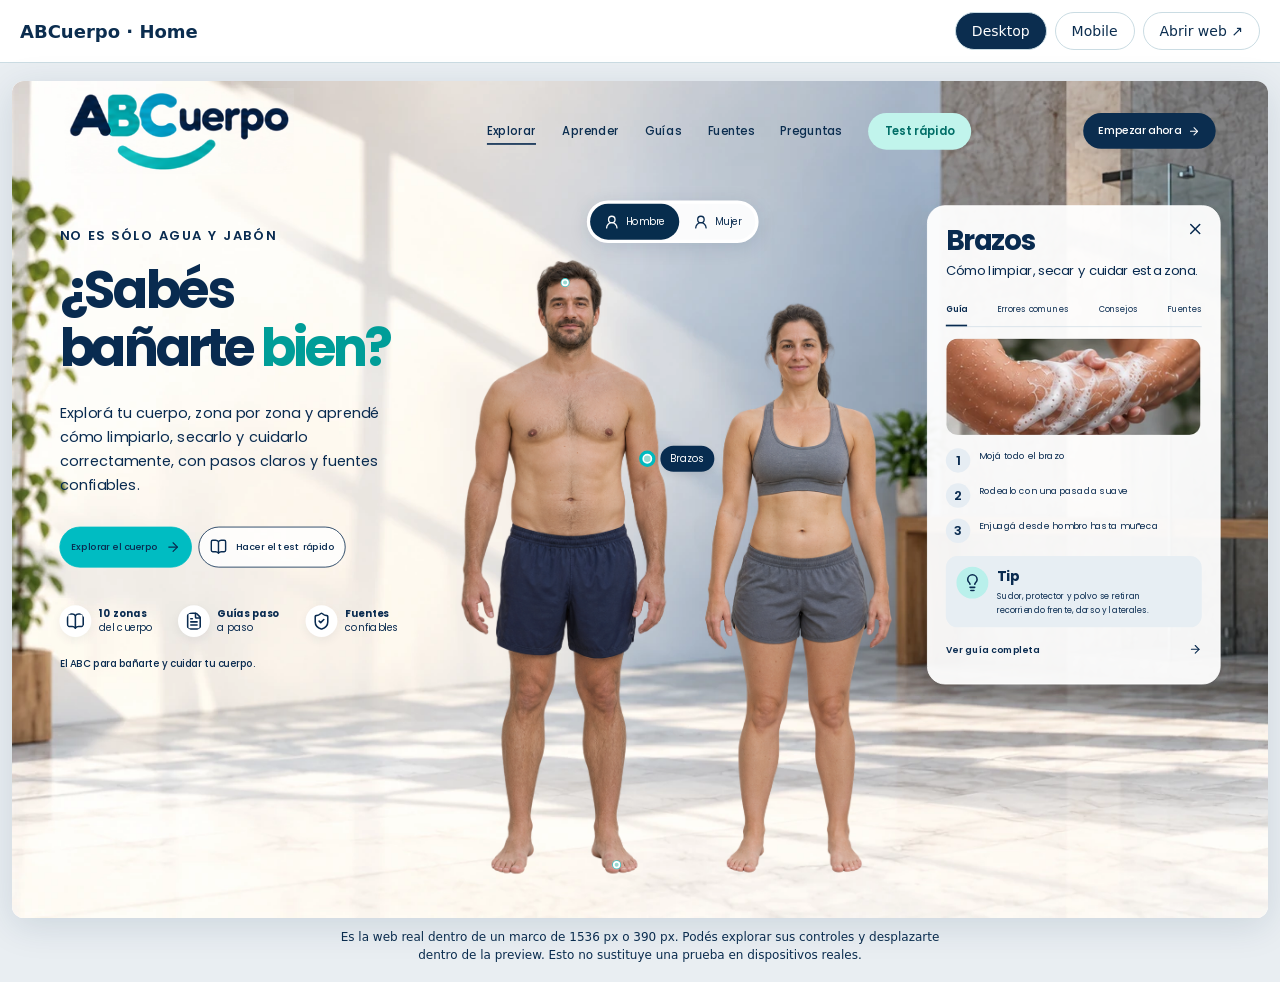
<file: preview-home.html>
<!doctype html><html lang="es"><head><meta charset="utf-8"><meta name="viewport" content="width=device-width,initial-scale=1"><title>ABCuerpo · Preview desktop y mobile</title><style>*{box-sizing:border-box}body{margin:0;background:#e9eef2;color:#0b2d4f;font:14px system-ui,sans-serif}header{display:flex;flex-wrap:wrap;align-items:center;justify-content:space-between;gap:12px;padding:12px 20px;background:#fff;border-bottom:1px solid #cbdce3}header strong{font-size:18px}nav{display:flex;gap:8px;align-items:center}button,a{font:inherit;border-radius:24px;padding:10px 16px;border:1px solid #cadce3;background:#fff;color:#0b2d4f;cursor:pointer;text-decoration:none}button[aria-pressed=true]{background:#0b2d4f;color:#fff}button:focus-visible,a:focus-visible{outline:3px solid #00b3a6;outline-offset:3px}main{padding:18px 12px}#frame{position:relative;margin:auto;background:#fff;box-shadow:0 8px 36px #0b2d4f20;overflow:hidden;border-radius:12px}iframe{border:0;transform-origin:top left;background:#fff}p{text-align:center;font-size:12px;margin:10px auto 0;max-width:620px;line-height:1.5}@media(max-width:500px){header{padding:12px}header strong{font-size:16px}nav{width:100%;justify-content:center}button,a{padding:9px 13px;font-size:12px}}</style></head><body><header><strong>ABCuerpo · Home</strong><nav aria-label="Tamaño de preview"><button data-size="desktop" aria-pressed="true">Desktop</button><button data-size="mobile" aria-pressed="false">Mobile</button><a href="/">Abrir web ↗</a></nav></header><main><div id="frame"><iframe title="Preview navegable de ABCuerpo" src="/#inicio"></iframe></div><p>Es la web real dentro de un marco de 1536 px o 390 px. Podés explorar sus controles y desplazarte dentro de la preview. Esto no sustituye una prueba en dispositivos reales.</p></main><script>const frame=document.getElementById('frame'),iframe=frame.querySelector('iframe'),buttons=[...document.querySelectorAll('button[data-size]')];let mode=new URLSearchParams(location.search).get('view')==='mobile'?'mobile':'desktop';buttons.forEach(x=>x.setAttribute('aria-pressed',String(x.dataset.size===mode)));function fit(){const w=mode==='mobile'?390:1536,h=mode==='mobile'?844:1024,s=Math.min(1,(innerWidth-24)/w);iframe.style.width=w+'px';iframe.style.height=h+'px';iframe.style.transform='scale('+s+')';frame.style.width=w*s+'px';frame.style.height=h*s+'px'}buttons.forEach(b=>b.addEventListener('click',()=>{mode=b.dataset.size;buttons.forEach(x=>x.setAttribute('aria-pressed',String(x===b)));fit()}));addEventListener('resize',fit);fit();</script></body></html>
</file>
